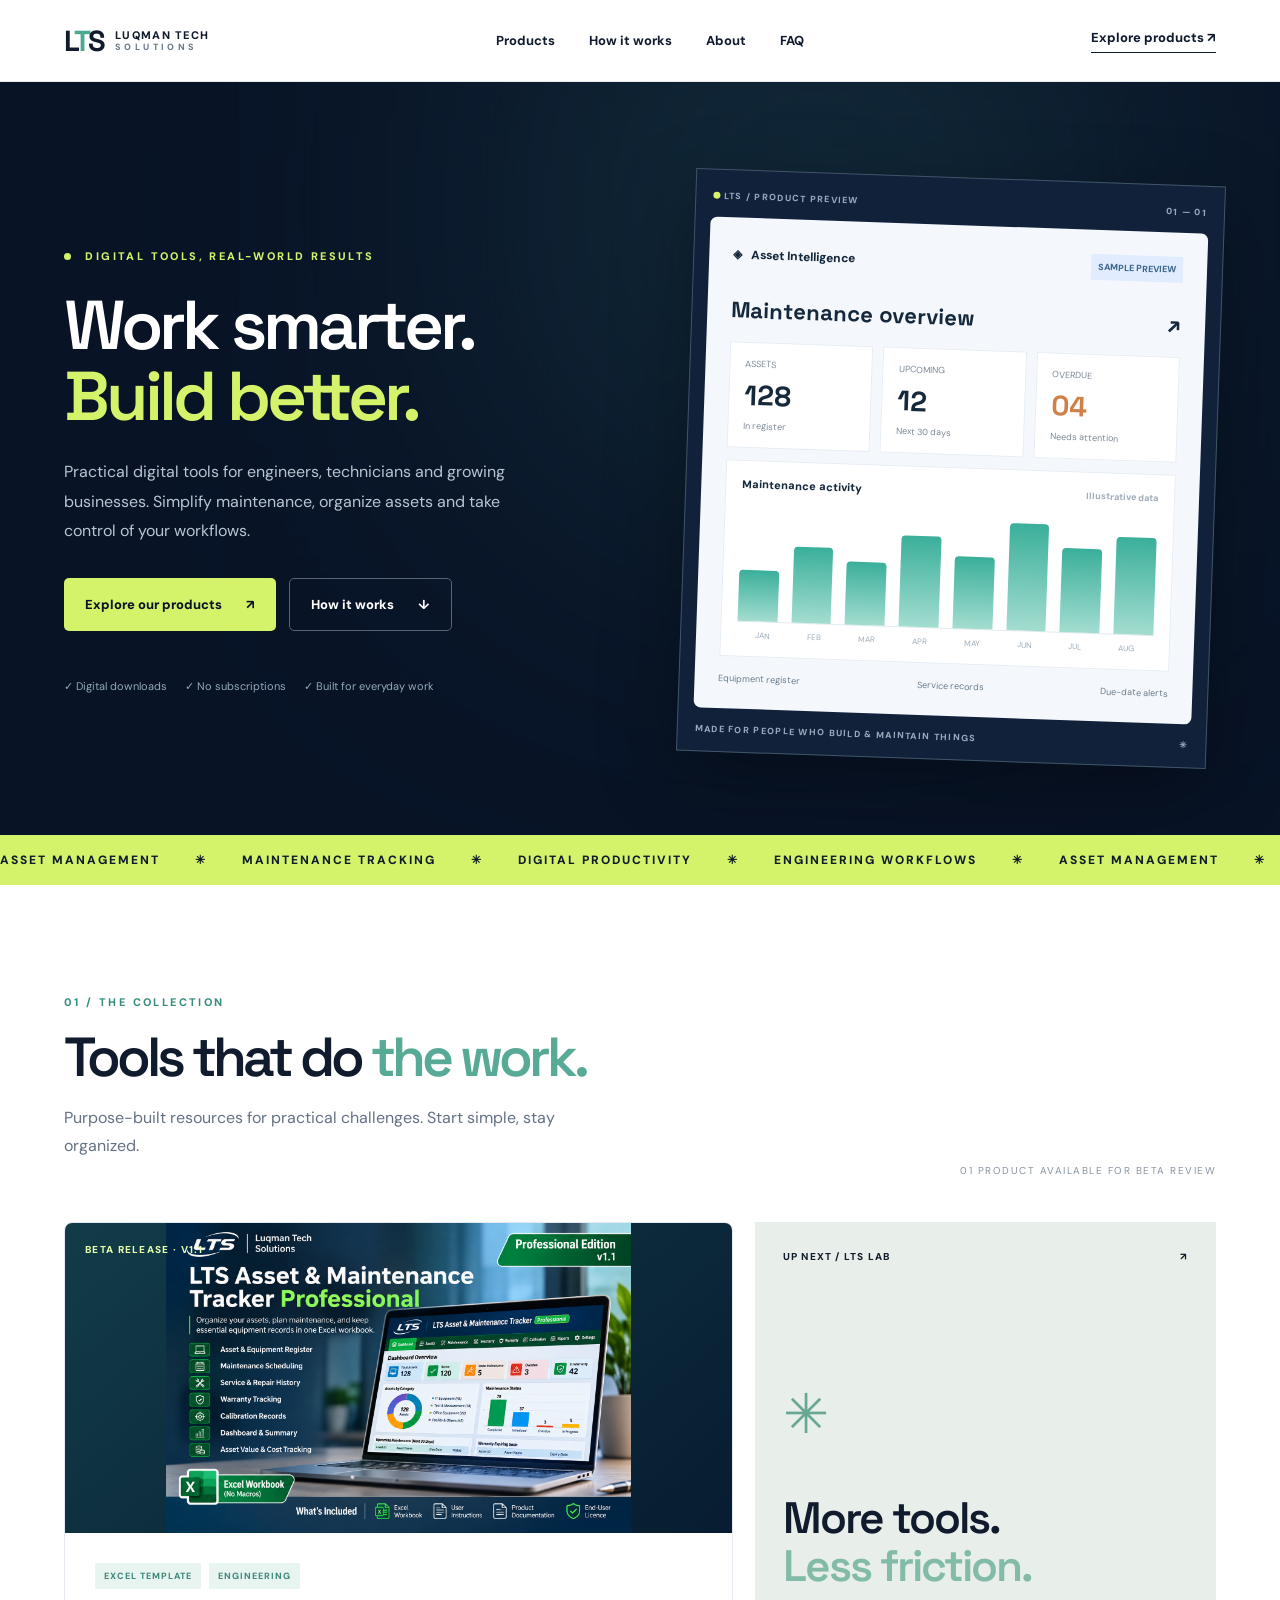
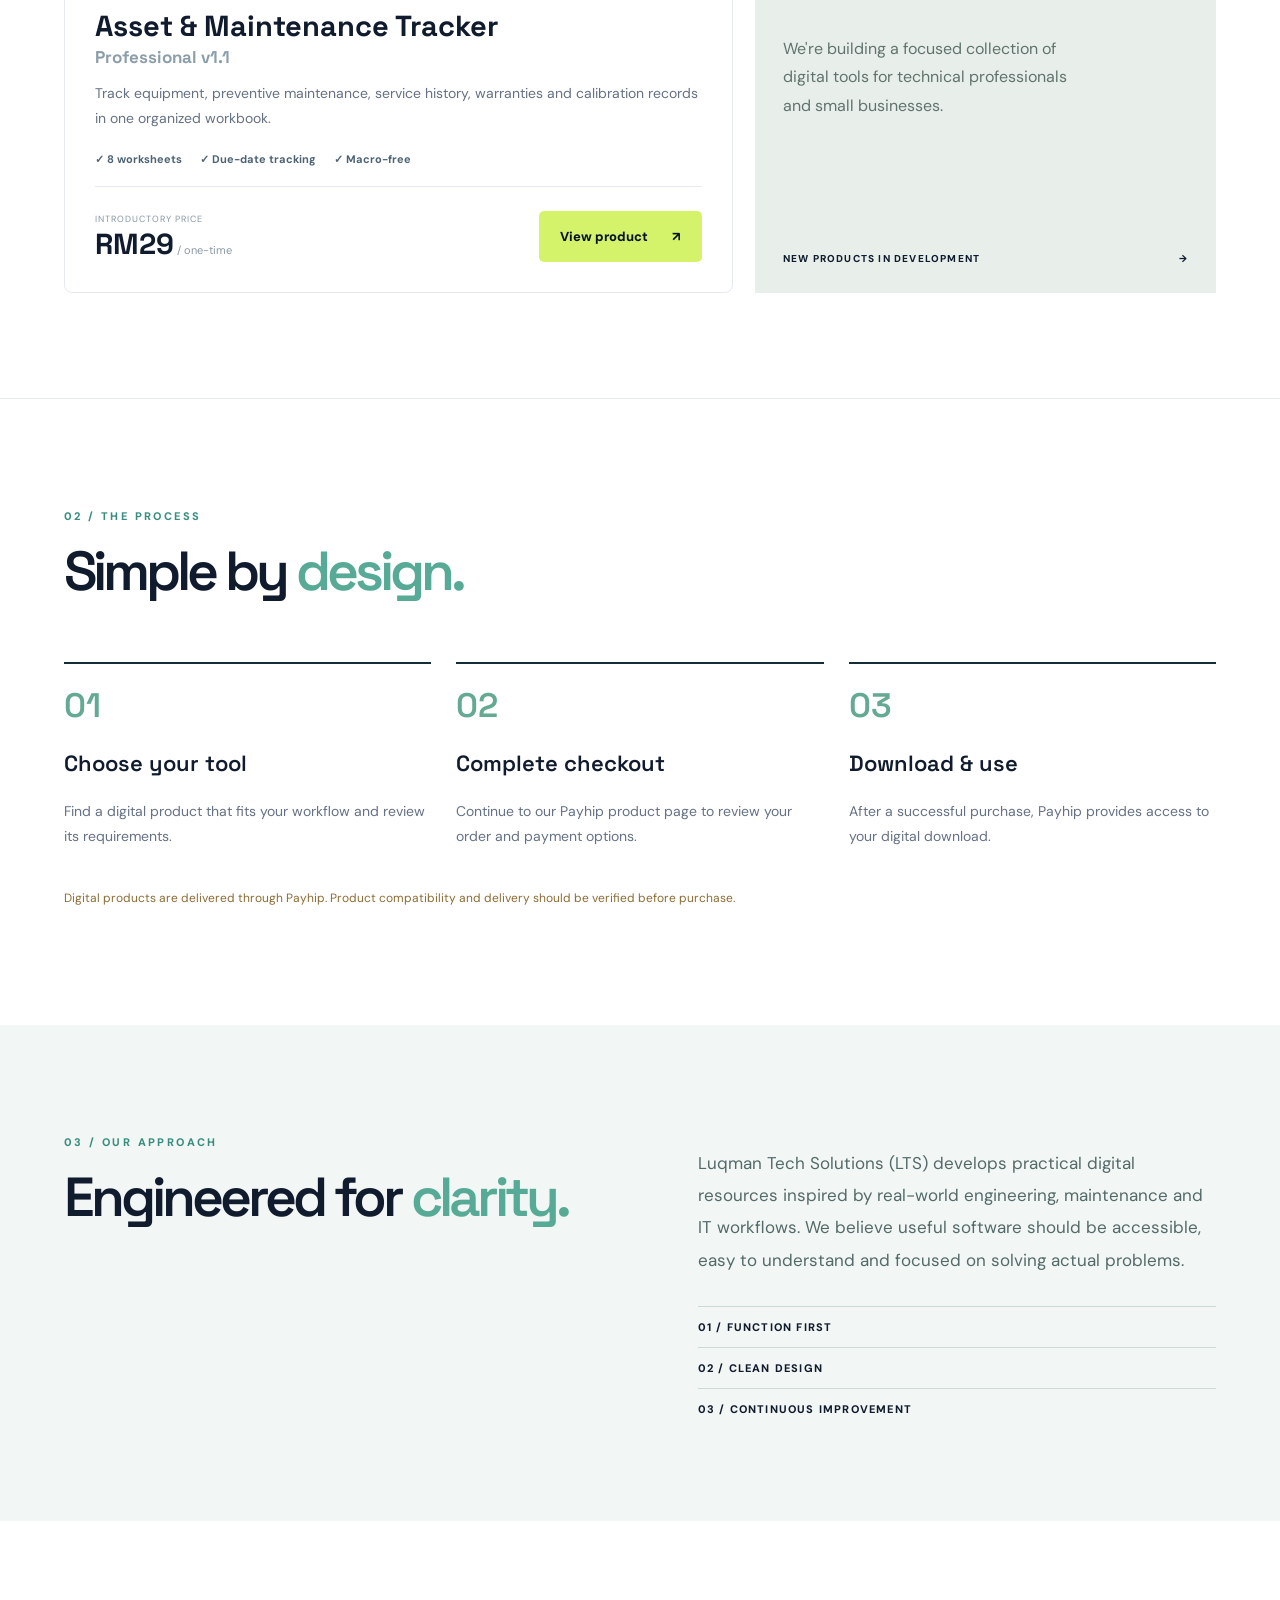
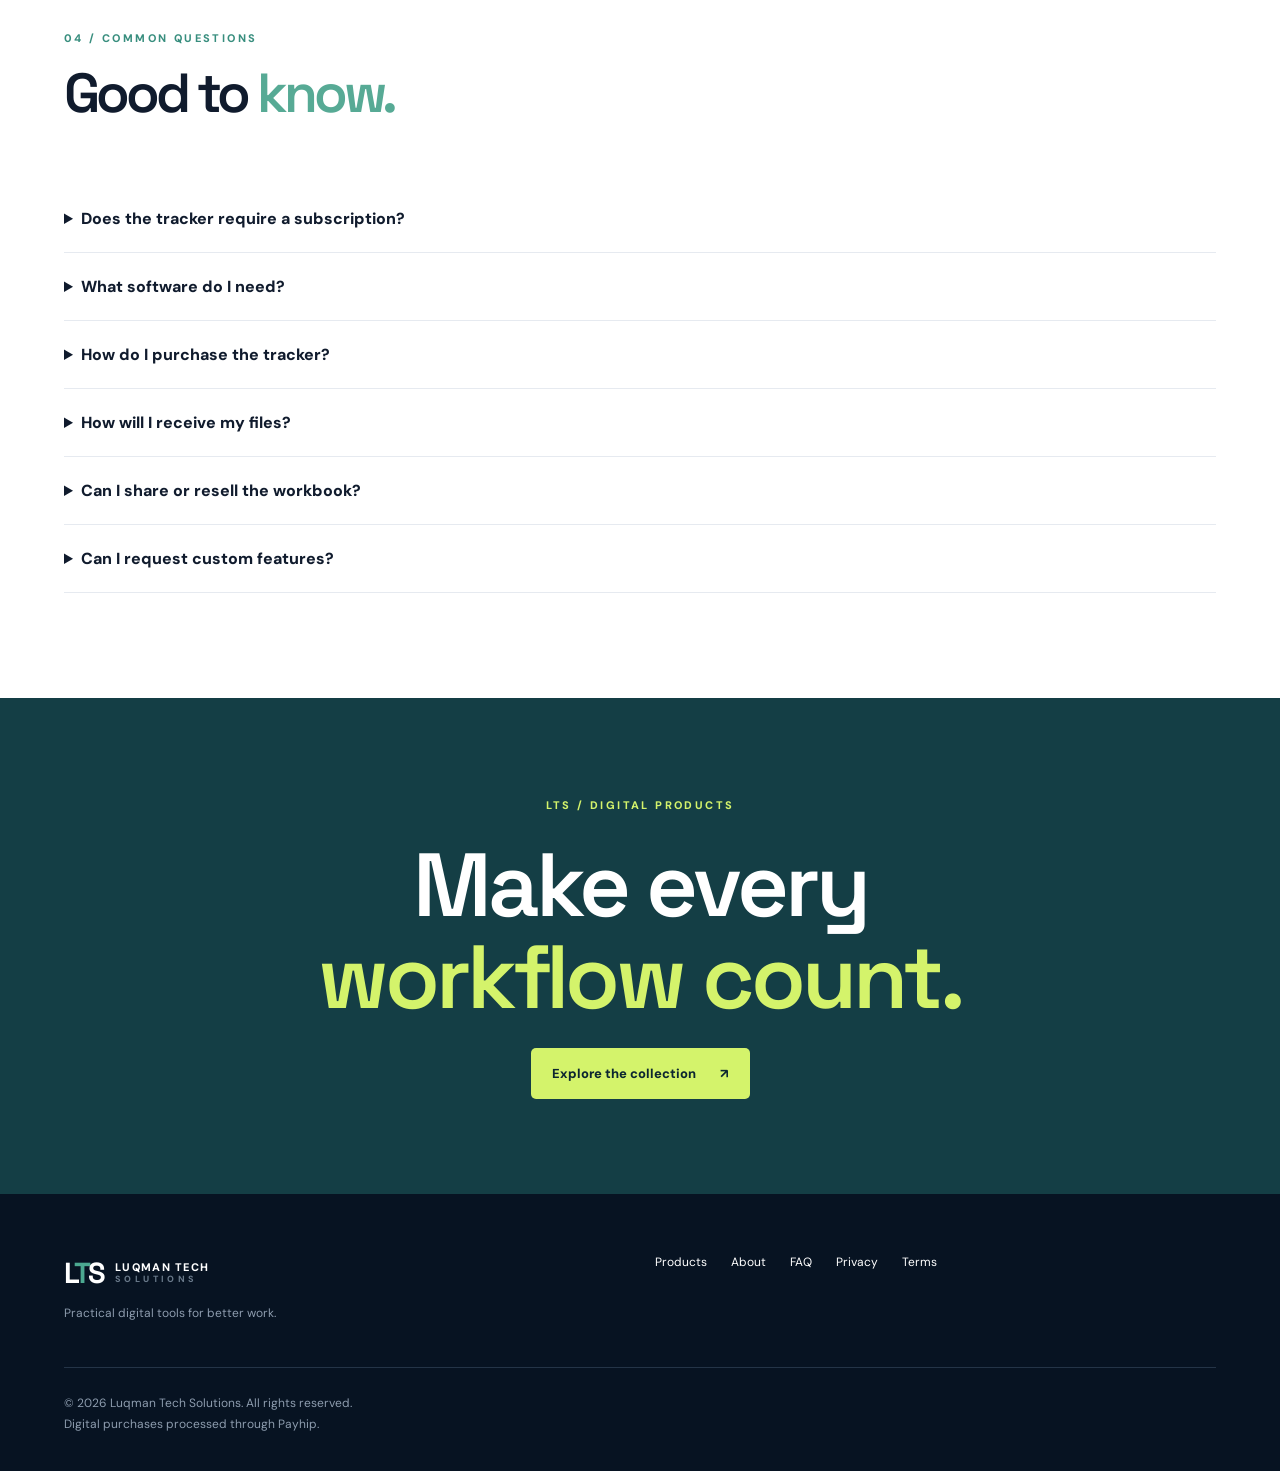
<file: index.html>
<!doctype html>
<html lang="en">

<head>
  <meta charset="utf-8">
  <meta name="viewport" content="width=device-width,initial-scale=1">

  <meta name="description"
    content="Luqman Tech Solutions digital tools for maintenance, asset management and technical workflows.">

  <meta name="theme-color" content="#081326">

  <title>LTS Digital Store | Practical Tools for Better Work</title>

  <link rel="stylesheet" href="assets/style.css">
</head>

<body>

<header class="header">
  <a class="logo" href="#home" aria-label="LTS home">
    <span class="mark">L<span class="accent">T</span>S</span>
    <span class="logo-name">
      LUQMAN TECH <small>SOLUTIONS</small>
    </span>
  </a>

  <nav aria-label="Main navigation">
    <a href="#products">Products</a>
    <a href="#how">How it works</a>
    <a href="#about">About</a>
    <a href="#faq">FAQ</a>
  </nav>

  <a class="nav-cta" href="#products">
    Explore products <span>↗</span>
  </a>

  <button
    class="menu"
    id="menu"
    aria-label="Toggle menu"
    aria-expanded="false"
  >☰</button>
</header>

<main id="home">

  <!-- HERO SECTION -->
  <section class="hero">
    <div class="glow"></div>

    <div class="hero-inner">

      <div class="hero-copy">
        <span class="eyebrow">
          <span class="dot"></span>
          DIGITAL TOOLS, REAL-WORLD RESULTS
        </span>

        <h1>
          Work smarter.<br>
          <em>Build better.</em>
        </h1>

        <p>
          Practical digital tools for engineers, technicians and
          growing businesses. Simplify maintenance, organize assets
          and take control of your workflows.
        </p>

        <div class="actions">
          <a class="btn primary" href="#products">
            Explore our products <span>↗</span>
          </a>

          <a class="btn ghost" href="#how">
            How it works <span>↓</span>
          </a>
        </div>

        <div class="hero-foot">
          <span>✓ Digital downloads</span>
          <span>✓ No subscriptions</span>
          <span>✓ Built for everyday work</span>
        </div>
      </div>

      <div class="hero-art">
        <div class="visual-head">
          <span><i></i> LTS / PRODUCT PREVIEW</span>
          <span>01 — 01</span>
        </div>

        <div class="mock">
          <div class="mock-top">
            <span>◈ &nbsp; Asset Intelligence</span>
            <span class="mock-pill">SAMPLE PREVIEW</span>
          </div>

          <div class="mock-title">
            Maintenance overview <span>↗</span>
          </div>

          <div class="metrics">
            <div>
              <small>ASSETS</small>
              <strong>128</strong>
              <span>In register</span>
            </div>

            <div>
              <small>UPCOMING</small>
              <strong>12</strong>
              <span>Next 30 days</span>
            </div>

            <div>
              <small>OVERDUE</small>
              <strong class="warn">04</strong>
              <span>Needs attention</span>
            </div>
          </div>

          <div class="mock-chart">
            <div class="chart-head">
              Maintenance activity
              <span>Illustrative data</span>
            </div>

            <div class="bars">
              <b style="height:45%"></b>
              <b style="height:67%"></b>
              <b style="height:55%"></b>
              <b style="height:80%"></b>
              <b style="height:63%"></b>
              <b style="height:94%"></b>
              <b style="height:74%"></b>
              <b style="height:85%"></b>
            </div>

            <div class="months">
              <span>JAN</span><span>FEB</span>
              <span>MAR</span><span>APR</span>
              <span>MAY</span><span>JUN</span>
              <span>JUL</span><span>AUG</span>
            </div>
          </div>

          <div class="mock-rows">
            <span>Equipment register</span>
            <span>Service records</span>
            <span>Due-date alerts</span>
          </div>
        </div>

        <div class="visual-bottom">
          MADE FOR PEOPLE WHO BUILD & MAINTAIN THINGS
          <span>✳</span>
        </div>
      </div>

    </div>
  </section>

  <!-- TICKER -->
  <section class="ticker" aria-label="Capabilities">
    <div>
      ASSET MANAGEMENT <span>✳</span>
      MAINTENANCE TRACKING <span>✳</span>
      DIGITAL PRODUCTIVITY <span>✳</span>
      ENGINEERING WORKFLOWS <span>✳</span>
      ASSET MANAGEMENT <span>✳</span>
    </div>
  </section>

  <!-- PRODUCTS -->
  <section class="section products" id="products">

    <div class="section-heading">
      <div>
        <span class="overline">01 / THE COLLECTION</span>
        <h2>Tools that do <em>the work.</em></h2>
        <p>
          Purpose-built resources for practical challenges.
          Start simple, stay organized.
        </p>
      </div>

      <span class="count">
        01 PRODUCT AVAILABLE FOR BETA REVIEW
      </span>
    </div>

    <div class="product-grid">

      <article class="product-card">

        <div class="product-image">
          <span class="product-chip">
            BETA RELEASE · V1.1
          </span>

          <img
            src="assets/images/lts-tracker-cover.png"
            alt="LTS Asset and Maintenance Tracker Professional v1.1"
            class="tracker-cover"
            loading="lazy"
          >
        </div>

        <div class="product-body">

          <div class="product-tags">
            <span>EXCEL TEMPLATE</span>
            <span>ENGINEERING</span>
          </div>

          <h3>
            Asset & Maintenance Tracker
            <span>Professional v1.1</span>
          </h3>

          <p>
            Track equipment, preventive maintenance,
            service history, warranties and calibration
            records in one organized workbook.
          </p>

          <div class="features">
            <span>✓ 8 worksheets</span>
            <span>✓ Due-date tracking</span>
            <span>✓ Macro-free</span>
          </div>

          <div class="product-bottom">
            <div>
              <small>INTRODUCTORY PRICE</small>
              <strong>
                RM29<span> / one-time</span>
              </strong>
            </div>

            <button
              class="btn primary"
              id="productButton"
              type="button"
            >
              View product <span>↗</span>
            </button>
          </div>

        </div>
      </article>

      <div class="coming">
        <div class="coming-top">
          <span>UP NEXT / LTS LAB</span>
          <span>↗</span>
        </div>

        <div class="coming-center">
          <span class="coming-symbol">✳</span>

          <h3>
            More tools.<br>
            <em>Less friction.</em>
          </h3>

          <p>
            We're building a focused collection of
            digital tools for technical professionals
            and small businesses.
          </p>
        </div>

        <div class="coming-bottom">
          NEW PRODUCTS IN DEVELOPMENT <span>→</span>
        </div>
      </div>

    </div>
  </section>

  <!-- HOW IT WORKS -->
  <section class="section how" id="how">

    <div class="section-heading">
      <div>
        <span class="overline">02 / THE PROCESS</span>
        <h2>Simple by <em>design.</em></h2>
      </div>
    </div>

    <div class="steps">

      <div>
        <span>01</span>
        <h3>Choose your tool</h3>
        <p>
          Find a digital product that fits your workflow
          and review its requirements.
        </p>
      </div>

      <div>
        <span>02</span>
        <h3>Complete checkout</h3>
        <p>
          Continue to our Payhip product page to
          review your order and payment options.
        </p>
      </div>

      <div>
        <span>03</span>
        <h3>Download & use</h3>
        <p>
          After a successful purchase, Payhip provides
          access to your digital download.
        </p>
      </div>

    </div>

    <p class="note">
      Digital products are delivered through Payhip.
      Product compatibility and delivery should be
      verified before purchase.
    </p>

  </section>

  <!-- ABOUT -->
  <section class="section about" id="about">

    <div>
      <span class="overline">03 / OUR APPROACH</span>
      <h2>Engineered for <em>clarity.</em></h2>
    </div>

    <div>
      <p>
        Luqman Tech Solutions (LTS) develops practical
        digital resources inspired by real-world engineering,
        maintenance and IT workflows. We believe useful
        software should be accessible, easy to understand
        and focused on solving actual problems.
      </p>

      <div class="principles">
        <span>01 / FUNCTION FIRST</span>
        <span>02 / CLEAN DESIGN</span>
        <span>03 / CONTINUOUS IMPROVEMENT</span>
      </div>
    </div>

  </section>

  <!-- FAQ -->
  <section class="section faq" id="faq">

    <div class="section-heading">
      <div>
        <span class="overline">04 / COMMON QUESTIONS</span>
        <h2>Good to <em>know.</em></h2>
      </div>
    </div>

    <details>
      <summary>Does the tracker require a subscription?</summary>
      <p>
        No. The tracker is offered as a one-time purchase.
        Future major upgrades may be sold separately.
      </p>
    </details>

    <details>
      <summary>What software do I need?</summary>
      <p>
        Microsoft Excel desktop is recommended.
        The workbook uses standard XLSX features
        and does not require macros.
      </p>
    </details>

    <details>
      <summary>How do I purchase the tracker?</summary>
      <p>
        Open the product details and select Buy Now.
        You will be redirected to our Payhip product page.
      </p>
    </details>

    <details>
      <summary>How will I receive my files?</summary>
      <p>
        After successful checkout, Payhip provides
        a download page and an email receipt with
        access to your purchased digital files.
      </p>
    </details>

    <details>
      <summary>Can I share or resell the workbook?</summary>
      <p>
        Redistribution and resale are not included
        in the proposed standard end-user licence.
        Please review the licence supplied with the product.
      </p>
    </details>

    <details>
      <summary>Can I request custom features?</summary>
      <p>
        Feature requests may be submitted through
        our Payhip store contact channel.
      </p>
    </details>

  </section>

  <!-- CLOSING -->
  <section class="closing">
    <span class="overline">LTS / DIGITAL PRODUCTS</span>

    <h2>
      Make every<br>
      <em>workflow count.</em>
    </h2>

    <a href="#products" class="btn light">
      Explore the collection <span>↗</span>
    </a>
  </section>

</main>

<!-- FOOTER -->
<footer>

  <div>
    <a class="logo" href="#home">
      <span class="mark">
        L<span class="accent">T</span>S
      </span>

      <span class="logo-name">
        LUQMAN TECH <small>SOLUTIONS</small>
      </span>
    </a>

    <p>Practical digital tools for better work.</p>
  </div>

  <div class="footer-links">
    <a href="#products">Products</a>
    <a href="#about">About</a>
    <a href="#faq">FAQ</a>
    <a href="privacy.html">Privacy</a>
    <a href="terms.html">Terms</a>
  </div>

  <div class="copyright">
    © <span id="year"></span>
    Luqman Tech Solutions. All rights reserved.
    <br>
    Digital purchases processed through Payhip.
  </div>

</footer>

<!-- PRODUCT DETAILS POPUP -->
<dialog
  id="productDialog"
  aria-labelledby="dialogTitle"
>

  <button
    class="close"
    id="closeDialog"
    type="button"
    aria-label="Close"
  >✕</button>

  <span class="overline">
    LTS / PRODUCT DETAILS
  </span>

  <h2 id="dialogTitle">
    Asset & Maintenance Tracker
  </h2>

  <p class="dialog-sub">
    Professional Edition · Version 1.1 ·
    Microsoft Excel workbook
  </p>

  <div class="dialog-price">
    RM29
    <small>introductory one-time price</small>
  </div>

  <p>
    Includes asset register, maintenance planner,
    service history, warranty tracker, calibration
    register, dashboard, settings and setup guidance.
  </p>

  <ul>
    <li>Macro-free XLSX workbook</li>
    <li>Automatic due-date and expiry calculations</li>
    <li>Sample data and documentation</li>
    <li>Version 1.1 beta release</li>
  </ul>

  <div class="dialog-actions">

    <a
      class="btn ghost dark"
      href="products/sample-preview.html"
    >
      See sample preview ↗
    </a>

    <a
      class="btn primary"
      id="checkoutButton"
      href="https://payhip.com/b/h6lYn"
      target="_blank"
      rel="noopener noreferrer"
    >
      Buy Now — RM29 ↗
    </a>

  </div>

  <p class="note">
    Checkout and digital delivery are handled by Payhip.
    Please review the product details before purchasing.
  </p>

</dialog>

<!-- VERSIONED SCRIPT TO PREVENT OLD CACHE -->
<script src="assets/app.js?v=4"></script>

</body>
</html>
</file>
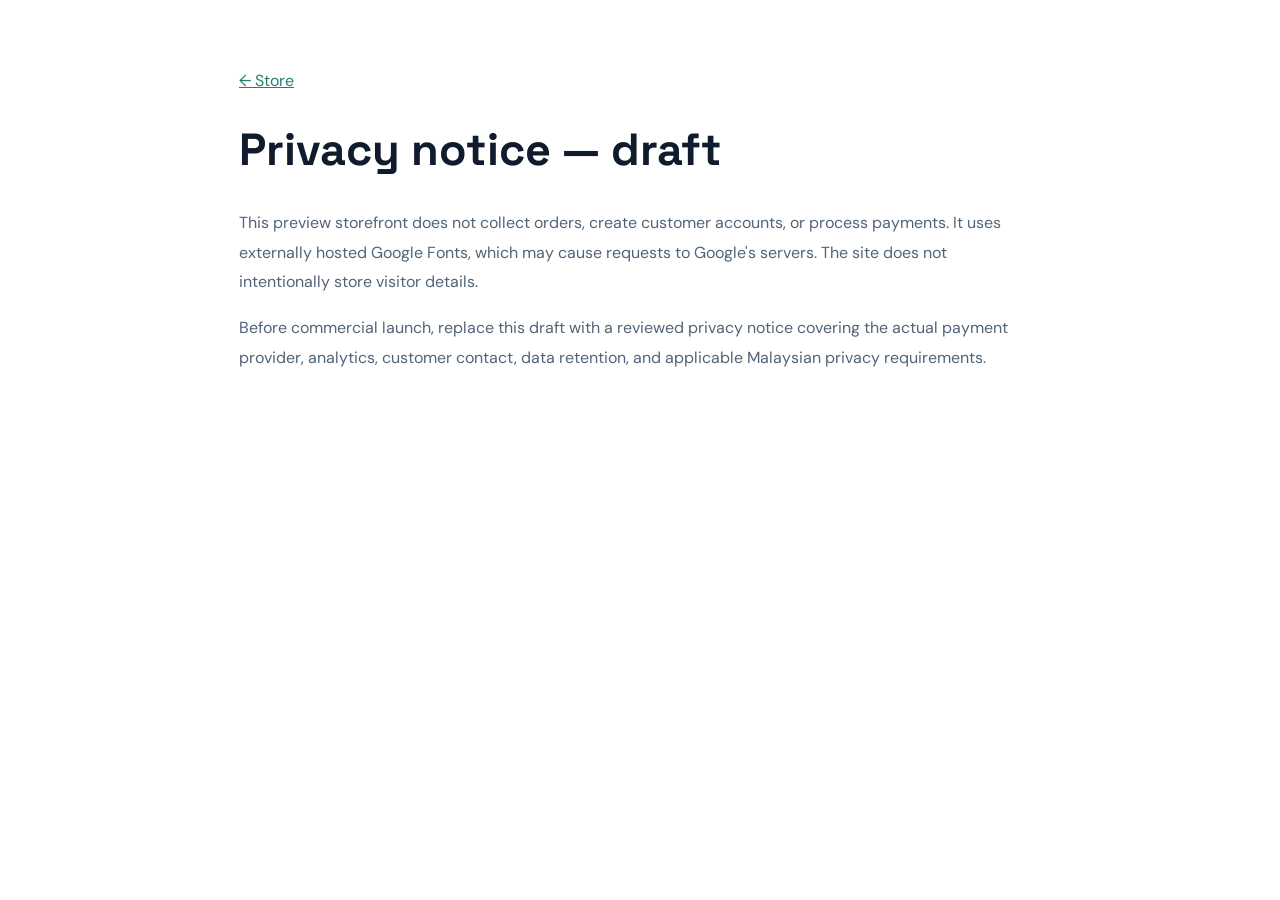
<file: privacy.html>
<!doctype html><html lang="en"><head><meta charset="utf-8"><meta name="viewport" content="width=device-width,initial-scale=1"><title>Privacy | LTS</title><link rel="stylesheet" href="assets/style.css"></head><body><main class="subpage"><a href="index.html">← Store</a><h1>Privacy notice — draft</h1><p>This preview storefront does not collect orders, create customer accounts, or process payments. It uses externally hosted Google Fonts, which may cause requests to Google's servers. The site does not intentionally store visitor details.</p><p>Before commercial launch, replace this draft with a reviewed privacy notice covering the actual payment provider, analytics, customer contact, data retention, and applicable Malaysian privacy requirements.</p></main></body></html>
</file>
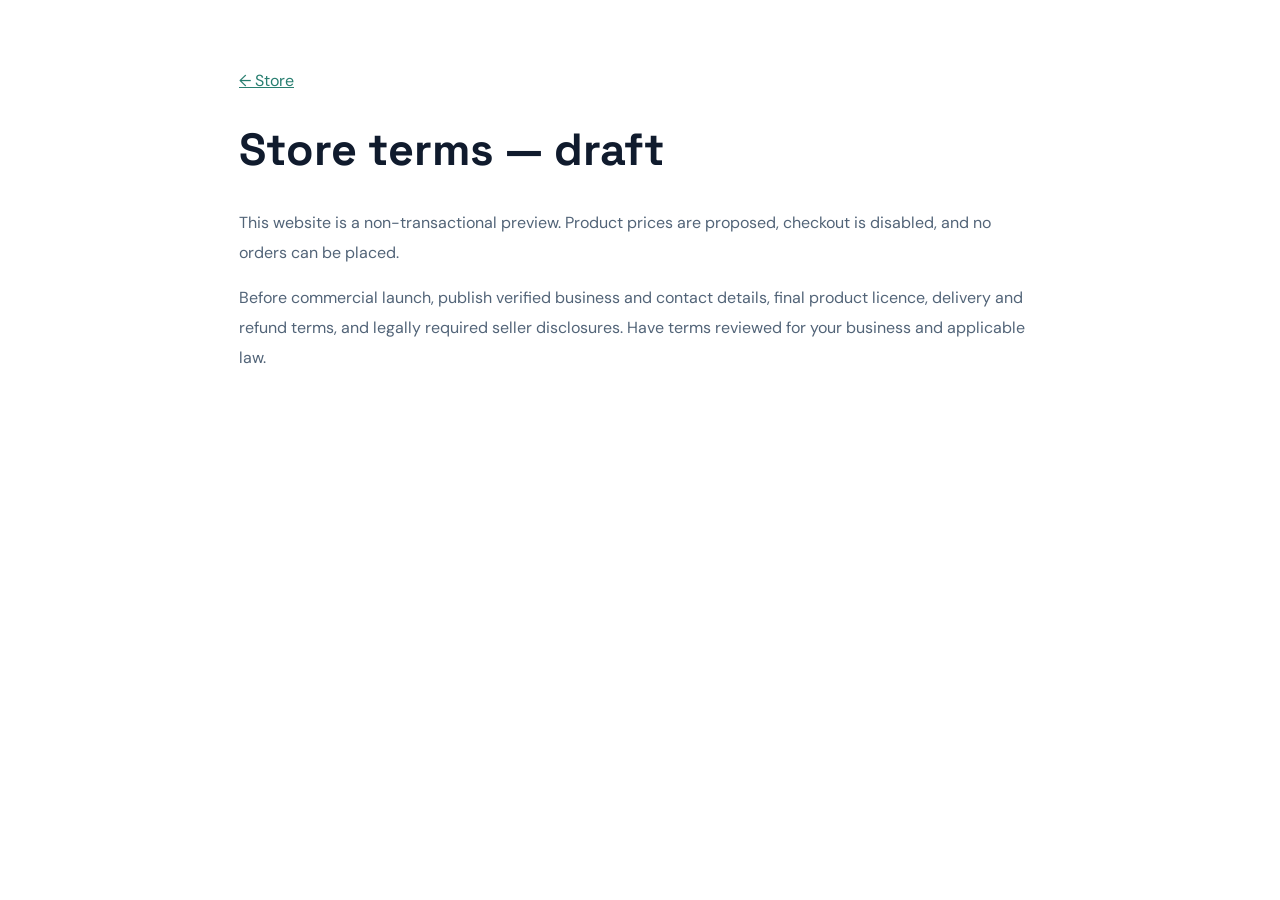
<file: terms.html>
<!doctype html><html lang="en"><head><meta charset="utf-8"><meta name="viewport" content="width=device-width,initial-scale=1"><title>Terms | LTS</title><link rel="stylesheet" href="assets/style.css"></head><body><main class="subpage"><a href="index.html">← Store</a><h1>Store terms — draft</h1><p>This website is a non-transactional preview. Product prices are proposed, checkout is disabled, and no orders can be placed.</p><p>Before commercial launch, publish verified business and contact details, final product licence, delivery and refund terms, and legally required seller disclosures. Have terms reviewed for your business and applicable law.</p></main></body></html>
</file>
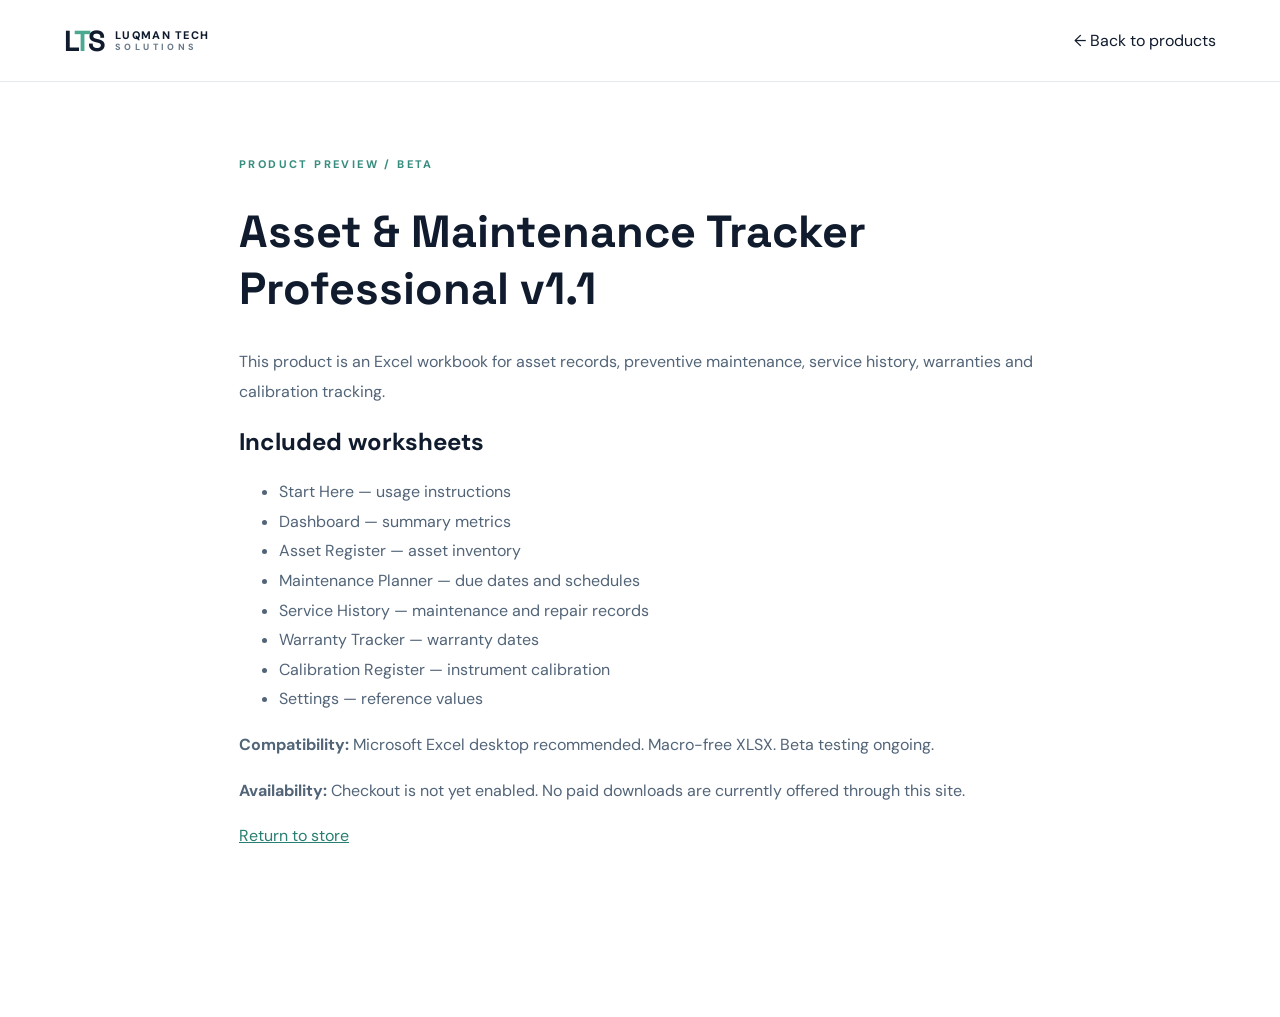
<file: products/sample-preview.html>
<!doctype html><html lang="en"><head><meta charset="utf-8"><meta name="viewport" content="width=device-width,initial-scale=1"><title>Product Preview | LTS</title><link rel="stylesheet" href="../assets/style.css"></head><body><header class="header"><a class="logo" href="../index.html"><span class="mark">L<span class="accent">T</span>S</span><span class="logo-name">LUQMAN TECH <small>SOLUTIONS</small></span></a><a href="../index.html#products">← Back to products</a></header><main class="subpage"><span class="overline">PRODUCT PREVIEW / BETA</span><h1>Asset & Maintenance Tracker Professional v1.1</h1><p>This product is an Excel workbook for asset records, preventive maintenance, service history, warranties and calibration tracking.</p><h2>Included worksheets</h2><ul><li>Start Here — usage instructions</li><li>Dashboard — summary metrics</li><li>Asset Register — asset inventory</li><li>Maintenance Planner — due dates and schedules</li><li>Service History — maintenance and repair records</li><li>Warranty Tracker — warranty dates</li><li>Calibration Register — instrument calibration</li><li>Settings — reference values</li></ul><p><strong>Compatibility:</strong> Microsoft Excel desktop recommended. Macro-free XLSX. Beta testing ongoing.</p><p><strong>Availability:</strong> Checkout is not yet enabled. No paid downloads are currently offered through this site.</p><p><a href="../index.html#products">Return to store</a></p></main></body></html>
</file>
<file: assets/style.css>
@import url('https://fonts.googleapis.com/css2?family=DM+Sans:wght@400;500;600;700&family=Space+Grotesk:wght@400;500;600;700&display=swap');:root{--ink:#101b2d;--navy:#081326;--muted:#657184;--lime:#d4f36b;--line:#e6eaf0;--bg:#f7f9fc}*{box-sizing:border-box}html{scroll-behavior:smooth}body{margin:0;color:var(--ink);font-family:'DM Sans',Arial,sans-serif}a{color:inherit;text-decoration:none}button{font:inherit;cursor:pointer}em{font-style:normal;color:#82bba7}.header{height:82px;display:flex;align-items:center;justify-content:space-between;padding:0 max(5%,calc((100vw - 1300px)/2));gap:24px;background:#fff;position:sticky;top:0;z-index:10;border-bottom:1px solid var(--line)}.logo{display:flex;align-items:center;gap:12px}.mark{font:700 29px 'Space Grotesk';letter-spacing:-3px}.accent{color:#4ca991}.logo-name{font-size:11px;font-weight:800;letter-spacing:1.3px;line-height:1.2}.logo-name small{display:block;letter-spacing:3.4px;font-size:9px;color:#69798a}.header nav{display:flex;gap:34px;font-size:13px;font-weight:700}.header nav a:hover,.footer-links a:hover{color:#399b82}.nav-cta{font-size:13px;font-weight:800;border-bottom:1px solid #101b2d;padding-bottom:6px}.menu{display:none;border:0;background:none;font-size:23px}.hero{background:var(--navy);color:white;overflow:hidden;position:relative}.glow{position:absolute;width:550px;height:550px;background:#224f58;filter:blur(160px);opacity:.45;right:15%;top:-150px}.hero-inner{max-width:1400px;margin:auto;min-height:650px;padding:95px 5% 75px;display:grid;grid-template-columns:1fr 1fr;align-items:center;gap:8%}.hero-copy,.hero-art{position:relative;z-index:1}.eyebrow,.overline{font-size:11px;font-weight:800;letter-spacing:2.4px}.eyebrow{color:var(--lime)}.dot{display:inline-block;background:var(--lime);width:7px;height:7px;border-radius:50%;margin-right:9px}.hero h1,.section h2,.closing h2{font:600 clamp(45px,5.4vw,84px)/1.03 'Space Grotesk',sans-serif;letter-spacing:-4px;margin:25px 0}.hero h1 em{color:var(--lime)}.hero-copy>p{max-width:485px;color:#b8c5d2;font-size:16px;line-height:1.85}.actions{display:flex;gap:13px;margin-top:32px;flex-wrap:wrap}.btn{border:0;display:inline-flex;align-items:center;justify-content:space-between;gap:24px;padding:17px 21px;font-size:13px;font-weight:800;border-radius:5px}.primary{background:var(--lime);color:var(--navy)}.primary:hover{background:#e3ff8a}.ghost{border:1px solid #586475;color:#fff;background:transparent}.ghost:hover{background:#ffffff12}.hero-foot{display:flex;gap:18px;flex-wrap:wrap;margin-top:48px;color:#93a9b9;font-size:11px}.hero-art{border:1px solid #405467;padding:15px;transform:rotate(2deg);background:#102139;box-shadow:0 25px 80px #0005}.visual-head,.visual-bottom{display:flex;justify-content:space-between;font-size:9px;font-weight:800;letter-spacing:1.3px;color:#96aabc;padding:5px 2px 15px}.visual-head i{display:inline-block;width:7px;height:7px;background:var(--lime);border-radius:50%}.visual-bottom{padding:15px 2px 1px}.mock{background:#f4f8fc;border-radius:7px;color:#15283c;padding:24px;min-height:380px}.mock-top,.mock-title,.chart-head,.mock-rows{display:flex;justify-content:space-between;align-items:center}.mock-top{font-size:12px;font-weight:800}.mock-pill{font-size:9px;background:#e1edff;color:#3d668b;padding:7px}.mock-title{font:700 22px 'Space Grotesk';margin:28px 0 18px}.metrics{display:grid;grid-template-columns:repeat(3,1fr);gap:10px}.metrics>div{background:#fff;border:1px solid #e6edf4;padding:15px}.metrics small,.metrics span{display:block;font-size:9px;color:#7d8996}.metrics strong{display:block;font:700 28px 'Space Grotesk';margin:7px 0}.metrics strong.warn{color:#d08049}.mock-chart{background:white;border:1px solid #e6edf4;padding:16px;margin-top:12px}.chart-head{font-size:11px;font-weight:800}.chart-head span{color:#a0adbb;font-size:9px}.bars{height:115px;display:flex;align-items:end;gap:14px;margin-top:16px;border-bottom:1px solid #e3e9f0}.bars b{flex:1;background:linear-gradient(#3aaf9a,#a3ddd0);border-radius:4px 4px 0 0}.months{display:flex;justify-content:space-around;color:#9eacb8;font-size:8px;margin-top:8px}.mock-rows{font-size:9px;color:#697c8d;margin-top:16px}.ticker{background:var(--lime);white-space:nowrap;overflow:hidden;padding:17px 0;font-size:12px;font-weight:800;letter-spacing:2px}.ticker div{width:max-content;animation:marquee 35s linear infinite}.ticker span{padding:0 30px}@keyframes marquee{to{transform:translateX(-40%)}}.section{padding:105px 5%;max-width:1400px;margin:auto}.section-heading{display:flex;justify-content:space-between;align-items:end;gap:30px;margin-bottom:45px}.overline{color:#388e7e}.section h2{font-size:clamp(38px,4.3vw,62px);margin:18px 0}.section h2 em{color:#57aa95}.section-heading p{color:var(--muted);max-width:500px;line-height:1.8}.count{font-size:10px;letter-spacing:1.5px;color:#8793a1}.product-grid{display:grid;grid-template-columns:1.45fr 1fr;gap:22px}.product-card{border:1px solid var(--line);border-radius:8px;overflow:hidden;background:#fff}.product-image{height:310px;background:linear-gradient(140deg,#123c48,#071c30);position:relative;display:flex;align-items:center;justify-content:center;overflow:hidden}.product-chip{position:absolute;top:20px;left:20px;font-size:10px;color:#e5ffac;letter-spacing:1.3px;font-weight:800}.sheet-art{width:70%;height:230px;background:#f5f8fa;display:flex;box-shadow:15px 15px 0 #ffffff10;transform:rotate(-5deg) translateY(24px);border-radius:6px;overflow:hidden}.sheet-sidebar{width:40px;background:#0e2c42;color:#b3d1c8;display:flex;flex-direction:column;gap:20px;align-items:center;padding-top:20px}.sheet-main{flex:1;padding:16px}.sheet-head{font-size:8px;color:#7b8793;font-weight:800}.sheet-line{display:flex;justify-content:space-between;font-size:13px;font-weight:800;margin:17px 0}.sheet-line span+span{font-size:7px;color:#46a489}.sheet-kpis{display:grid;grid-template-columns:repeat(3,1fr);gap:8px}.sheet-kpis div{background:#fff;padding:10px;font-size:20px;font-weight:800}.sheet-kpis small{display:block;font-size:6px;color:#8a9ba9}.sheet-table{display:grid;grid-template-columns:1fr 1.5fr 1fr;margin-top:13px;background:white;font-size:8px}.sheet-table span{padding:8px 5px;border-bottom:1px solid #e7edf2}.sheet-table span:nth-child(-n+3){background:#e3f0eb;font-weight:800}.product-body{padding:30px}.product-tags{display:flex;gap:8px}.product-tags span{font-size:9px;font-weight:800;letter-spacing:1px;color:#3e8879;background:#e8f4ef;padding:7px 9px}.product-body h3{font:700 29px/1.15 'Space Grotesk';margin:20px 0 12px}.product-body h3 span{display:block;color:#8a9eaa;font-size:17px;margin-top:5px}.product-body>p{color:var(--muted);line-height:1.8;font-size:14px}.features{display:flex;gap:18px;flex-wrap:wrap;font-size:11px;font-weight:700;color:#4d6374;margin:20px 0}.product-bottom{display:flex;justify-content:space-between;align-items:end;border-top:1px solid var(--line);padding-top:24px;gap:15px}.product-bottom small{font-size:9px;color:#8696a5;letter-spacing:1px;display:block}.product-bottom strong{font:700 29px 'Space Grotesk'}.product-bottom strong span{font:400 11px 'DM Sans';color:#8b98a4}.coming{background:#e8eee9;min-height:580px;padding:28px;display:flex;flex-direction:column;justify-content:space-between}.coming-top,.coming-bottom{display:flex;justify-content:space-between;font-size:10px;letter-spacing:1.2px;font-weight:800}.coming-symbol{font-size:55px;color:#66a893}.coming h3{font:600 44px/1.1 'Space Grotesk';letter-spacing:-2px}.coming p{line-height:1.8;color:#61736e;max-width:290px}.how{border-top:1px solid var(--line)}.steps{display:grid;grid-template-columns:repeat(3,1fr);gap:25px}.steps>div{border-top:2px solid #132d37;padding-top:20px}.steps>div>span{font:600 34px 'Space Grotesk';color:#64a992}.steps h3{font:600 22px 'Space Grotesk'}.steps p{color:var(--muted);font-size:14px;line-height:1.8}.note{font-size:12px;color:#8b6c35;line-height:1.6;margin-top:25px}.about{background:#f2f6f4;max-width:none;display:grid;grid-template-columns:1fr 1fr;gap:10%;padding-left:max(5%,calc((100vw - 1300px)/2));padding-right:max(5%,calc((100vw - 1300px)/2))}.about p{font-size:17px;line-height:1.9;color:#536a69}.principles{display:grid;gap:13px;margin-top:30px}.principles span{border-top:1px solid #cbdad2;padding-top:13px;font-size:11px;font-weight:800;letter-spacing:1.2px}.faq details{border-bottom:1px solid var(--line);padding:23px 0}.faq summary{cursor:pointer;font-weight:800;font-size:16px}.faq details p{color:var(--muted);line-height:1.8;max-width:750px}.closing{background:#143e45;color:white;padding:95px 5%;text-align:center}.closing h2{font-size:clamp(48px,7vw,100px)}.closing h2 em{color:var(--lime)}.closing .overline{color:var(--lime)}.light{background:var(--lime);color:#0c2630}footer{background:#071322;color:white;padding:60px 5% 35px;display:grid;grid-template-columns:1fr 1fr;gap:30px}footer .logo-name{color:#fff}footer p,.copyright{font-size:12px;color:#8d9cae;line-height:1.8}.footer-links{display:flex;gap:24px;flex-wrap:wrap;font-size:12px}.copyright{grid-column:1/-1;border-top:1px solid #243447;padding-top:25px}dialog{border:0;border-radius:12px;max-width:560px;width:calc(100% - 30px);padding:36px;color:var(--ink);box-shadow:0 30px 100px #0007}dialog::backdrop{background:#05101dc9}.close{position:absolute;right:20px;top:16px;border:0;background:#edf3f1;border-radius:50%;width:34px;height:34px}.dialog-sub{color:var(--muted)}dialog h2{font:700 30px 'Space Grotesk';margin:18px 0 8px}.dialog-price{font:700 35px 'Space Grotesk';margin:20px 0}.dialog-price small{display:block;font:400 12px 'DM Sans';color:var(--muted)}dialog p,dialog li{line-height:1.7;color:#5e7080;font-size:14px}.dialog-actions{display:flex;flex-wrap:wrap;gap:10px;margin-top:20px}.dark{color:var(--ink);border-color:#ccd7db}.dialog-actions .btn{flex:1;min-width:190px}.dialog-actions button{opacity:.6;cursor:not-allowed}.subpage{max-width:850px;margin:70px auto;padding:0 24px 80px}.subpage h1{font:700 45px 'Space Grotesk'}.subpage p,.subpage li{line-height:1.85;color:#526478}.subpage a{color:#287e70;text-decoration:underline}@media(max-width:900px){.header{height:70px}.header nav{display:none;position:absolute;top:70px;left:0;right:0;background:white;padding:25px 5%;flex-direction:column;border-bottom:1px solid var(--line)}.header nav.open{display:flex}.nav-cta{display:none}.menu{display:block}.hero-inner{grid-template-columns:1fr;padding-top:70px}.hero-art{max-width:590px}.product-grid,.about{grid-template-columns:1fr}.coming{min-height:380px}.hero h1{letter-spacing:-2px}}@media(max-width:600px){.hero-inner{padding-bottom:55px}.hero-foot{margin-top:28px}.mock{padding:14px;min-height:330px}.metrics>div{padding:9px}.metrics strong{font-size:22px}.mock-title{font-size:18px}.bars{height:90px}.section{padding:70px 5%}.section-heading{display:block}.count{display:block;margin-top:20px}.steps{grid-template-columns:1fr}.product-image{height:245px}.sheet-art{width:85%}.product-body{padding:22px}.product-bottom{align-items:start;flex-direction:column}.about{padding:70px 5%}.closing{padding:70px 5%}footer{grid-template-columns:1fr}.footer-links{gap:14px}.hero h1{font-size:53px}.section h2{letter-spacing:-2px}}
.tracker-cover {
  display: block;
  width: 100%;
  height: 100%;
  object-fit: contain;
  border-radius: 12px;
}
</file>
